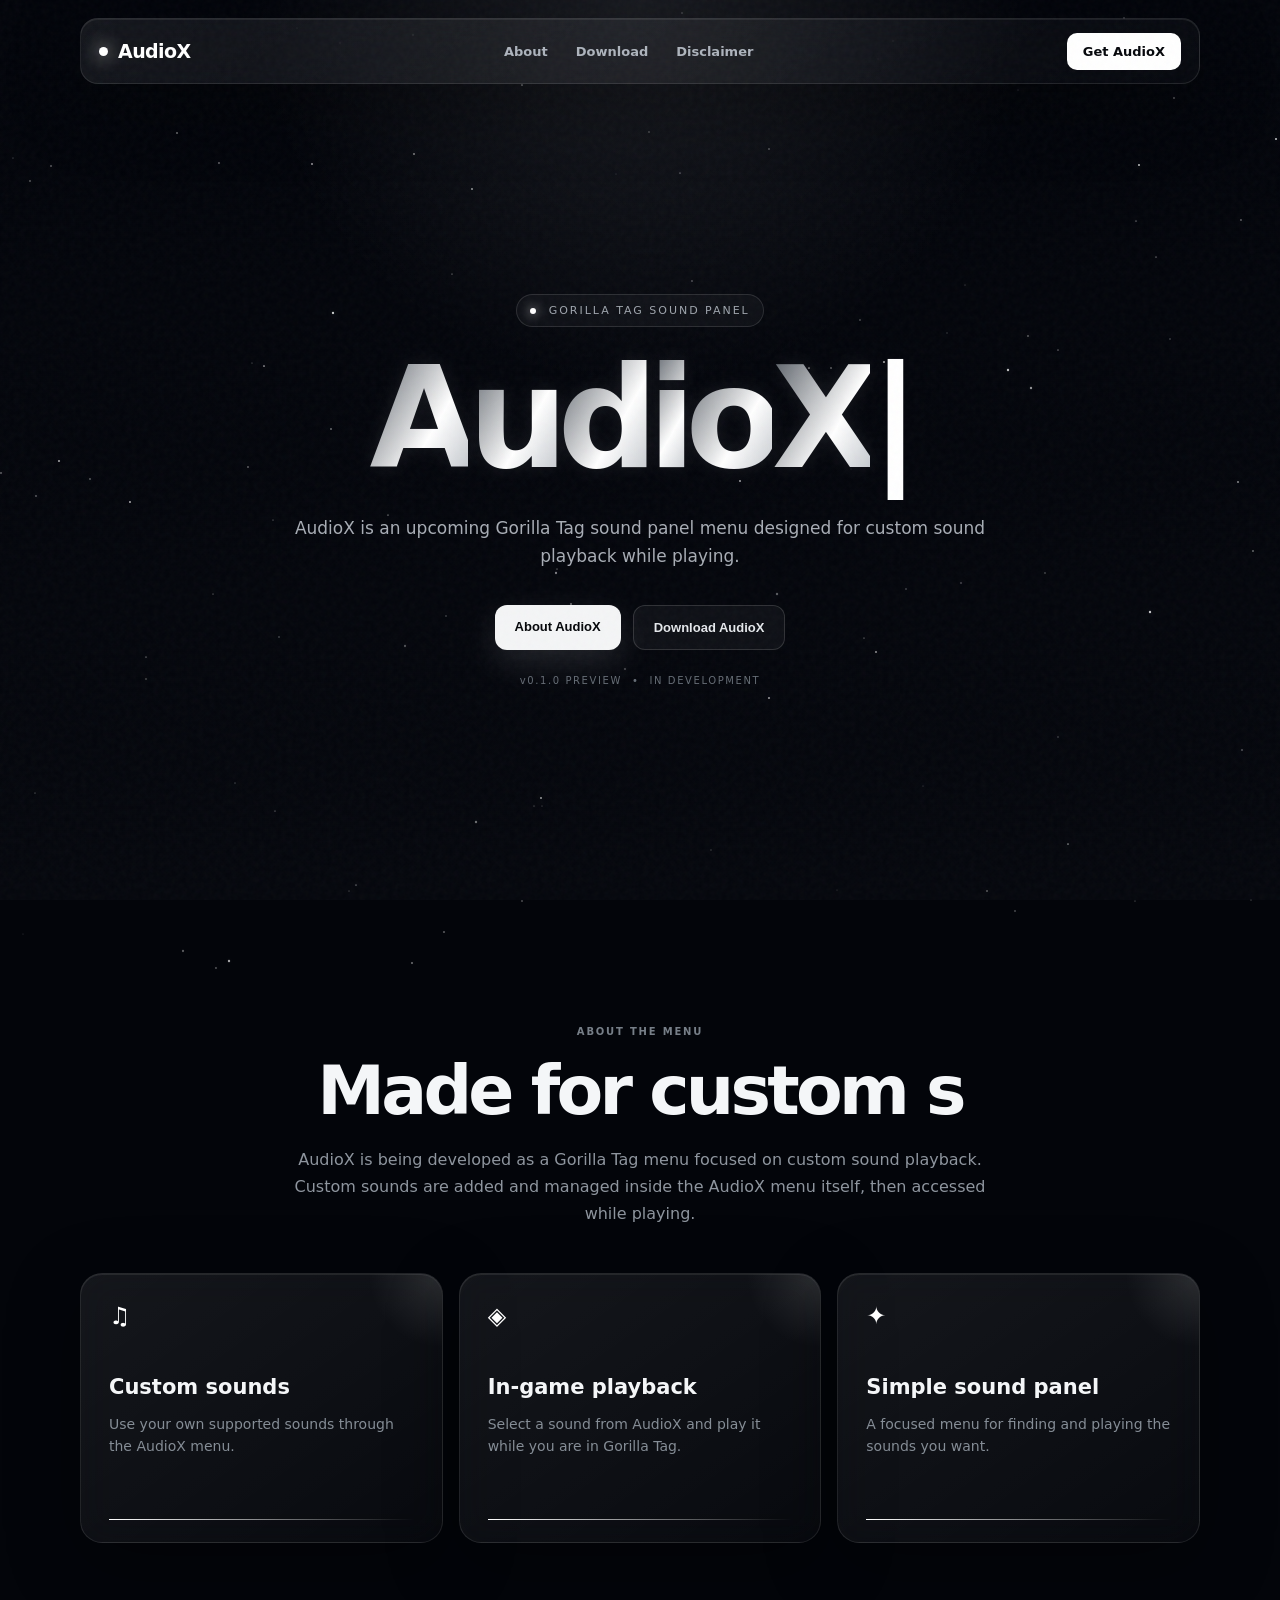
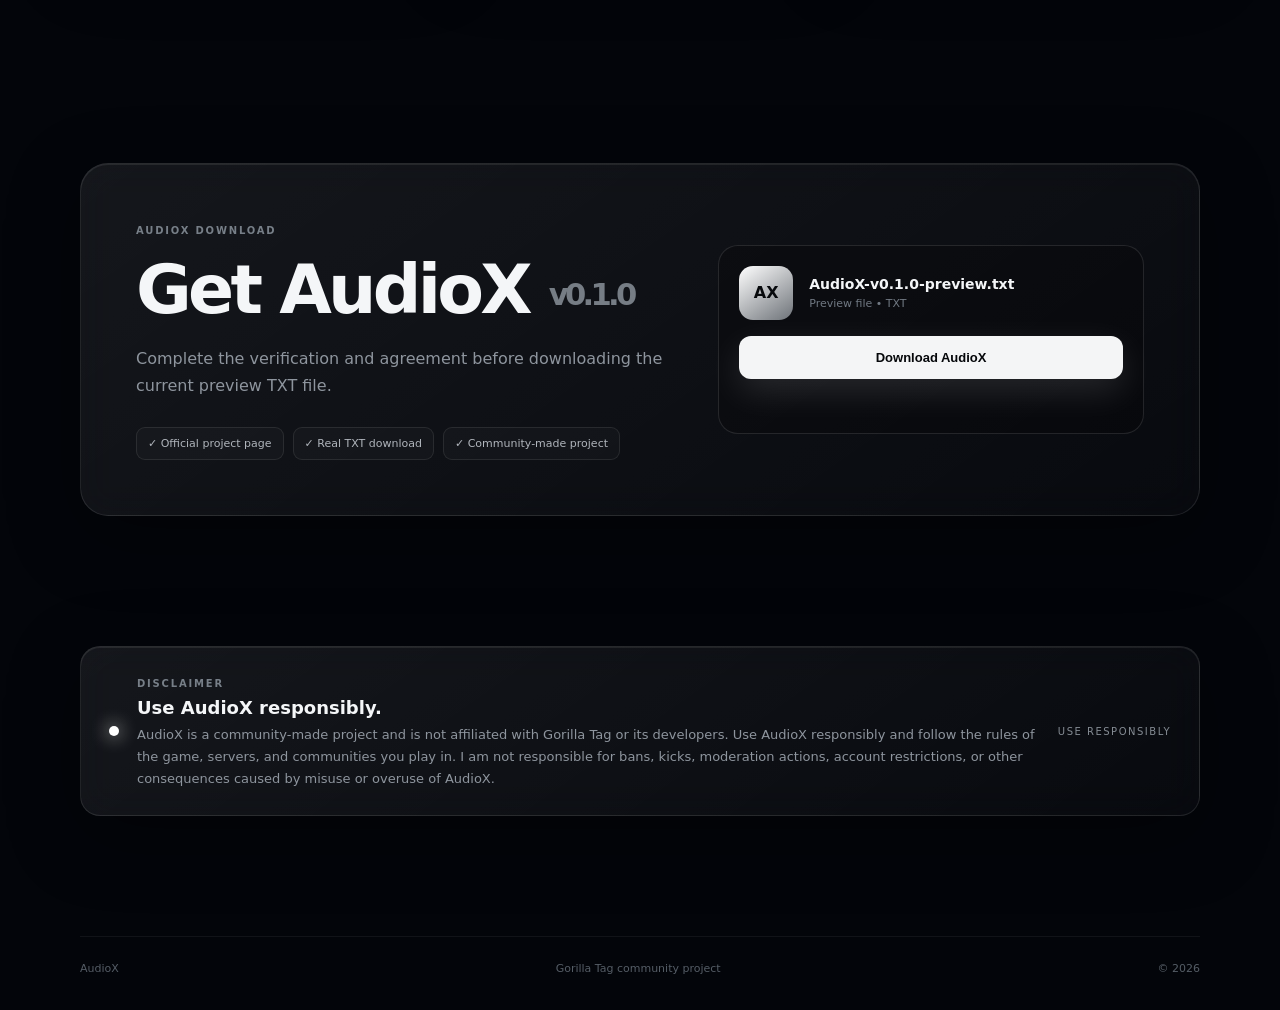
<file: index.html>
<!doctype html>
<html lang="en">
<head>
<meta charset="utf-8"><meta name="viewport" content="width=device-width,initial-scale=1">
<meta name="description" content="AudioX — an upcoming Gorilla Tag sound panel menu.">
<meta name="cache-version" content="audiox-2026-09-10-real-txt-fix2">
<title>AudioX — Gorilla Tag Sound Panel</title>
<link rel="preconnect" href="https://fonts.googleapis.com"><link rel="stylesheet" href="css/style.css?v=audiox-20260910-fix2">
<style>
.download-modal{position:fixed;inset:0;display:none;align-items:center;justify-content:center;background:rgba(0,0,0,.72);backdrop-filter:blur(14px);z-index:1000;padding:20px}.download-modal.show{display:flex}.download-card{width:min(620px,100%);border:1px solid rgba(255,255,255,.14);border-radius:24px;padding:30px;background:rgba(12,12,15,.94);box-shadow:0 30px 100px rgba(0,0,0,.65);animation:pop .28s ease}.download-card h2{margin:0 0 8px}.download-card p{color:#aaa;line-height:1.6}.download-steps{display:grid;gap:12px;margin:22px 0}.download-step{display:flex;gap:14px;align-items:flex-start;padding:15px;border:1px solid rgba(255,255,255,.1);border-radius:15px;background:rgba(255,255,255,.025)}.step-number{width:28px;height:28px;display:grid;place-items:center;border-radius:50%;background:#fff;color:#000;font-weight:800;flex:none}.check-row{display:flex;gap:12px;align-items:flex-start;margin:18px 0;color:#ddd}.check-row input{margin-top:4px;width:18px;height:18px;accent-color:#fff}.modal-actions{display:flex;gap:10px;margin-top:22px}.modal-actions button{flex:1}.disabled-button{opacity:.4;cursor:not-allowed}.captcha-placeholder{padding:18px;border:1px dashed rgba(255,255,255,.2);border-radius:14px;text-align:center;color:#aaa;margin-top:14px}.captcha-placeholder b{color:#fff}.download-progress{height:5px;background:rgba(255,255,255,.1);border-radius:99px;overflow:hidden;margin-top:18px;display:none}.download-progress span{display:block;width:0;height:100%;background:#fff;transition:width 1.2s ease}.tiny-close{background:transparent;border:0;color:#777;cursor:pointer;float:right;font-size:20px}.success{color:#bfffc8!important}@keyframes pop{from{opacity:0;transform:translateY(12px) scale(.97)}to{opacity:1;transform:none}}
</style>
</head>
<body>
<div id="starfield" aria-hidden="true"></div><div class="noise" aria-hidden="true"></div>
<header class="nav glass"><a class="brand" href="#top"><i></i>AudioX</a><nav><a href="#about">About</a><a href="#download">Download</a><a href="#disclaimer">Disclaimer</a></nav><a class="nav-button" href="#download">Get AudioX</a></header>
<main id="top">
<section class="hero reveal"><div class="eyebrow"><b></b> GORILLA TAG SOUND PANEL</div><h1><span id="typed-title"></span><span class="cursor">|</span></h1><p class="hero-copy">AudioX is an upcoming Gorilla Tag sound panel menu designed for custom sound playback while playing.</p><div class="hero-actions"><a class="primary-button magnetic" href="#about">About AudioX</a><a class="secondary-button" href="#download">Download AudioX</a></div><div class="hero-meta"><span>v0.1.0 PREVIEW</span><span>•</span><span>IN DEVELOPMENT</span></div></section>
<section id="about" class="section reveal"><div class="section-heading"><span class="section-kicker">ABOUT THE MENU</span><h2 class="type-on-view" data-text="Made for custom sounds."></h2><p>AudioX is being developed as a Gorilla Tag menu focused on custom sound playback. Custom sounds are added and managed inside the AudioX menu itself, then accessed while playing.</p></div><div class="feature-grid"><article class="feature-card glass tilt-card"><div class="icon">♫</div><h3>Custom sounds</h3><p>Use your own supported sounds through the AudioX menu.</p><span class="card-line"></span></article><article class="feature-card glass tilt-card"><div class="icon">◈</div><h3>In-game playback</h3><p>Select a sound from AudioX and play it while you are in Gorilla Tag.</p><span class="card-line"></span></article><article class="feature-card glass tilt-card"><div class="icon">✦</div><h3>Simple sound panel</h3><p>A focused menu for finding and playing the sounds you want.</p><span class="card-line"></span></article></div></section>
<section id="download" class="download-section reveal"><div class="download-panel glass"><div><span class="section-kicker">AUDIOX DOWNLOAD</span><h2>Get AudioX <em>v0.1.0</em></h2><p>Complete the verification and agreement before downloading the current preview TXT file.</p><div class="checks"><span>✓ Official project page</span><span>✓ Real TXT download</span><span>✓ Community-made project</span></div></div><div class="download-box"><div class="file-icon">AX</div><div class="file-info"><strong>AudioX-v0.1.0-preview.txt</strong><span>Preview file • TXT</span></div><button id="start-download" class="primary-button download-button" type="button">Download AudioX</button><div id="download-status" role="status" aria-live="polite"></div></div></div></section>
<section id="disclaimer" class="status-section reveal"><div class="status-card glass disclaimer"><div class="status-light"></div><div><span class="section-kicker">DISCLAIMER</span><h3>Use AudioX responsibly.</h3><p>AudioX is a community-made project and is not affiliated with Gorilla Tag or its developers. Use AudioX responsibly and follow the rules of the game, servers, and communities you play in. I am not responsible for bans, kicks, moderation actions, account restrictions, or other consequences caused by misuse or overuse of AudioX.</p></div><span class="status-label">USE RESPONSIBLY</span></div></section>
</main><footer><span>AudioX</span><span>Gorilla Tag community project</span><span>© 2026</span></footer>
<div id="download-modal" class="download-modal" aria-hidden="true"><div class="download-card"><button class="tiny-close" id="close-modal" type="button">×</button><span class="section-kicker">DOWNLOAD VERIFICATION</span><h2>Before you download AudioX</h2><p>Please complete the CAPTCHA verification to verify you're not a bot, then agree to the project terms.</p><div class="download-steps"><div class="download-step"><span class="step-number">1</span><div><strong>Verify you're not a bot</strong><div class="captcha-placeholder"><b>CAPTCHA PLACEHOLDER</b><br>This is a visual placeholder for now. A real CAPTCHA service can be connected before release.</div></div></div><div class="download-step"><span class="step-number">2</span><div><strong>Review the agreement</strong><div class="check-row"><input id="terms-check" type="checkbox"><label for="terms-check">I understand that AudioX is a community-made project, is <strong>not affiliated with Gorilla Tag or any of its team</strong>, and I am responsible for how I use it. I understand that misuse may result in bans, kicks, moderation actions, account restrictions, or other consequences, and I agree not to hold the AudioX creator responsible for those consequences.</label></div></div></div></div><div class="modal-actions"><button id="cancel-download" class="secondary-button" type="button">Cancel</button><button id="continue-download" class="primary-button disabled-button" type="button" disabled>Continue to download</button></div><div id="download-progress" class="download-progress"><span></span></div></div></div>
<script src="animations/effects.js?v=audiox-20260910-fix2"></script><script src="js/main.js?v=audiox-20260910-fix2"></script>
<script>
(function(){
const start=document.getElementById('start-download');
const modal=document.getElementById('download-modal');
const close=document.getElementById('close-modal');
const cancel=document.getElementById('cancel-download');
const terms=document.getElementById('terms-check');
const continueBtn=document.getElementById('continue-download');
const downloadStatus=document.getElementById('download-status');
const progress=document.getElementById('download-progress');
const bar=progress.querySelector('span');
function openModal(){modal.classList.add('show');modal.setAttribute('aria-hidden','false');terms.checked=false;continueBtn.disabled=true;continueBtn.classList.add('disabled-button');progress.style.display='none';bar.style.width='0';downloadStatus.textContent='';downloadStatus.classList.remove('success')}
function hideModal(){modal.classList.remove('show');modal.setAttribute('aria-hidden','true')}
start.addEventListener('click',openModal);
close.addEventListener('click',hideModal);
cancel.addEventListener('click',hideModal);
modal.addEventListener('click',function(e){if(e.target===modal)hideModal()});
terms.addEventListener('change',function(){continueBtn.disabled=!terms.checked;continueBtn.classList.toggle('disabled-button',!terms.checked)});
continueBtn.addEventListener('click',function(){if(!terms.checked)return;continueBtn.disabled=true;downloadStatus.textContent='Preparing download…';progress.style.display='block';setTimeout(function(){bar.style.width='100%'},40);setTimeout(function(){const a=document.createElement('a');a.href='./downloads/AudioX-v0.1.0-preview.txt';a.download='AudioX-v0.1.0-preview.txt';document.body.appendChild(a);a.click();a.remove();downloadStatus.textContent='✓ Download started';downloadStatus.classList.add('success');setTimeout(hideModal,900)},1300)});
})();
</script>
</body></html>
</file>
<file: css/style.css>
*{box-sizing:border-box}html{scroll-behavior:smooth}body{margin:0;background:#03050a;color:#f4f6f8;font-family:Inter,system-ui,sans-serif;overflow-x:hidden}body:before{content:"";position:fixed;inset:0;background:radial-gradient(circle at 50% 0%,rgba(255,255,255,.09),transparent 35%),linear-gradient(#02040a,#05070d);z-index:-5}.noise{position:fixed;inset:0;pointer-events:none;opacity:.035;z-index:20;background-image:url("data:image/svg+xml,%3Csvg viewBox='0 0 180 180' xmlns='http://www.w3.org/2000/svg'%3E%3Cfilter id='n'%3E%3CfeTurbulence type='fractalNoise' baseFrequency='.9' numOctaves='3' stitchTiles='stitch'/%3E%3C/filter%3E%3Crect width='100%25' height='100%25' filter='url(%23n)'/%3E%3C/svg%3E")}.glass{background:linear-gradient(145deg,rgba(255,255,255,.075),rgba(255,255,255,.025));border:1px solid rgba(255,255,255,.1);box-shadow:0 20px 70px rgba(0,0,0,.35),inset 0 1px rgba(255,255,255,.08);backdrop-filter:blur(18px);transition:border-color .35s,box-shadow .35s}.glass:hover{border-color:rgba(255,255,255,.18);box-shadow:0 25px 90px rgba(0,0,0,.45),inset 0 1px rgba(255,255,255,.1)}#starfield{position:fixed;inset:-8%;z-index:-4;overflow:hidden;transition:transform .45s cubic-bezier(.2,.8,.2,1)}.star{position:absolute;width:2px;height:2px;border-radius:50%;background:#fff;opacity:var(--o);box-shadow:0 0 8px rgba(255,255,255,.55);animation:drift var(--d) linear infinite alternate,twinkle var(--t) ease-in-out infinite}@keyframes drift{to{transform:translate3d(var(--x),var(--y),0)}}@keyframes twinkle{50%{opacity:.18;transform:scale(.55)}}.nav{position:fixed;top:18px;left:50%;transform:translateX(-50%);width:min(1120px,calc(100% - 32px));height:66px;padding:0 18px;display:flex;align-items:center;justify-content:space-between;border-radius:18px;z-index:10;animation:navIn 1s ease both}@keyframes navIn{from{opacity:0;transform:translate(-50%,-18px)}to{opacity:1;transform:translate(-50%,0)}}.brand{font-weight:800;letter-spacing:-.03em;font-size:19px;color:#fff;text-decoration:none;display:flex;align-items:center;gap:10px}.brand i{width:9px;height:9px;border-radius:50%;background:#fff;box-shadow:0 0 18px #fff;animation:brandPulse 2s ease-in-out infinite}@keyframes brandPulse{50%{transform:scale(1.5);box-shadow:0 0 30px #fff}}.nav nav{display:flex;gap:28px}.nav nav a,.nav-button{color:#aeb4bd;text-decoration:none;font-size:13px;font-weight:600;transition:.25s}.nav nav a:hover{color:#fff;transform:translateY(-2px)}.nav-button{color:#05070b;background:#fff;padding:11px 16px;border-radius:10px}.nav-button:hover{transform:translateY(-2px);box-shadow:0 8px 30px rgba(255,255,255,.2)}.hero{min-height:900px;width:min(1120px,calc(100% - 32px));margin:auto;display:flex;flex-direction:column;justify-content:center;align-items:center;text-align:center;padding-top:80px}.eyebrow{font-size:11px;letter-spacing:.18em;color:#9fa5ad;border:1px solid rgba(255,255,255,.12);padding:9px 13px;border-radius:99px;background:rgba(255,255,255,.035);animation:floatBadge 4s ease-in-out infinite}@keyframes floatBadge{50%{transform:translateY(-5px);box-shadow:0 10px 40px rgba(255,255,255,.05)}}.eyebrow b{display:inline-block;width:6px;height:6px;border-radius:50%;background:#fff;box-shadow:0 0 12px #fff;margin-right:7px;animation:blink 1.5s infinite}@keyframes blink{50%{opacity:.25}}h1{margin:28px 0 18px;font-size:clamp(62px,11vw,148px);line-height:.9;letter-spacing:-.075em;font-weight:800;color:#fff;min-height:1em}.title-letter,.title-static{display:inline-block;background:linear-gradient(120deg,#555b63 0%,#fff 25%,#9da4ad 48%,#fff 70%,#5f666e 100%);background-size:250% 250%;background-clip:text;-webkit-background-clip:text;color:transparent;animation:letterShine 3s ease-in-out infinite,letterFloat 3.5s ease-in-out infinite;filter:drop-shadow(0 0 10px rgba(255,255,255,.08))}@keyframes letterShine{0%{background-position:0% 50%}50%{background-position:100% 50%}100%{background-position:0% 50%}}@keyframes letterFloat{50%{transform:translateY(-4px)}}.cursor{color:#fff;animation:cursor .8s steps(1) infinite}@keyframes cursor{50%{opacity:0}}.hero-copy{max-width:700px;color:#a8adb5;font-size:17px;line-height:1.7;margin:0;animation:fadeUp 1s .8s both}@keyframes fadeUp{from{opacity:0;transform:translateY(18px)}to{opacity:1;transform:none}}.hero-actions{display:flex;gap:12px;margin-top:34px;animation:fadeUp 1s 1s both}.primary-button,.secondary-button{border:0;text-decoration:none;font:700 13px Inter,sans-serif;border-radius:12px;padding:14px 20px;cursor:pointer;transition:transform .25s,box-shadow .25s}.primary-button{background:#f4f5f6;color:#05070a;box-shadow:0 12px 35px rgba(255,255,255,.12)}.primary-button:hover{transform:translateY(-3px) scale(1.02);box-shadow:0 18px 50px rgba(255,255,255,.2)}.secondary-button{border:1px solid rgba(255,255,255,.14);background:rgba(255,255,255,.045);color:#e5e8ec}.secondary-button:hover{transform:translateY(-3px);border-color:rgba(255,255,255,.3)}.hero-meta{display:flex;gap:10px;margin-top:25px;color:#656c75;font-size:10px;letter-spacing:.16em;animation:fadeUp 1s 1.15s both}.section{width:min(1120px,calc(100% - 32px));margin:0 auto;padding:120px 0}.section-heading{text-align:center;max-width:700px;margin:auto}.section-kicker{font-size:10px;letter-spacing:.18em;color:#777f88;font-weight:700}.section h2,.download-panel h2{font-size:clamp(38px,6vw,68px);letter-spacing:-.055em;margin:12px 0}.type-on-view{min-height:1.15em}.section-heading p,.download-panel p,.status-card p{color:#8e959e;line-height:1.7}.feature-grid{display:grid;grid-template-columns:repeat(3,1fr);gap:16px;margin-top:45px}.feature-card{min-height:270px;border-radius:22px;padding:28px;position:relative;overflow:hidden;transition:transform .2s,border-color .2s}.feature-card:hover{border-color:rgba(255,255,255,.25)}.feature-card:after{content:"";position:absolute;width:160px;height:160px;right:-80px;top:-80px;background:radial-gradient(circle,rgba(255,255,255,.12),transparent 65%);animation:orbMove 5s ease-in-out infinite}@keyframes orbMove{50%{transform:translate(-25px,25px);opacity:.6}}.icon{font-size:24px;color:#fff;margin-bottom:45px;animation:iconFloat 3s ease-in-out infinite}@keyframes iconFloat{50%{transform:translateY(-5px) rotate(3deg)}}.feature-card h3{font-size:21px;margin:0 0 10px}.feature-card p{font-size:14px;color:#858d96;line-height:1.6}.card-line{position:absolute;left:28px;right:28px;bottom:22px;height:1px;background:linear-gradient(90deg,#fff,transparent);animation:lineGlow 2.5s ease-in-out infinite}@keyframes lineGlow{50%{opacity:.35;transform:scaleX(.7);transform-origin:left}}.download-section{width:min(1120px,calc(100% - 32px));margin:auto;padding:100px 0}.download-panel{border-radius:28px;padding:55px;display:grid;grid-template-columns:1fr .8fr;gap:50px;align-items:center}.download-panel h2 em{font-style:normal;color:#767d85;font-size:.45em;vertical-align:middle}.checks{display:flex;flex-wrap:wrap;gap:9px;margin-top:28px}.checks span{font-size:11px;color:#b0b5bc;padding:9px 11px;border:1px solid rgba(255,255,255,.09);border-radius:9px;background:rgba(255,255,255,.025);transition:.25s}.checks span:hover{transform:translateY(-3px);border-color:rgba(255,255,255,.2)}.download-box{border:1px solid rgba(255,255,255,.11);border-radius:20px;padding:20px;display:grid;grid-template-columns:auto 1fr;gap:16px;align-items:center;background:rgba(0,0,0,.18);animation:boxPulse 4s ease-in-out infinite}@keyframes boxPulse{50%{box-shadow:0 0 45px rgba(255,255,255,.04)}}.file-icon{width:54px;height:54px;border-radius:14px;display:grid;place-items:center;font-weight:800;background:linear-gradient(145deg,#fff,#6e7379);color:#07090c;animation:iconFloat 3s ease-in-out infinite}.file-info{display:flex;flex-direction:column;gap:5px}.file-info strong{font-size:14px}.file-info span{font-size:11px;color:#717983}.download-button{grid-column:1/-1;width:100%}#download-status{grid-column:1/-1;min-height:18px;text-align:center;font-size:11px;color:#aeb4bc}.status-section{width:min(1120px,calc(100% - 32px));margin:auto;padding:30px 0 120px}.status-card{border-radius:20px;padding:25px 28px;display:grid;grid-template-columns:auto 1fr auto;gap:18px;align-items:center}.status-light{width:10px;height:10px;border-radius:50%;background:#fff;box-shadow:0 0 18px #fff;animation:blink 1.6s infinite}.status-card h3{margin:6px 0;font-size:18px}.status-card p{margin:0;font-size:13px}.status-label{font-size:10px;letter-spacing:.15em;color:#858c94}footer{width:min(1120px,calc(100% - 32px));margin:auto;padding:25px 0 35px;display:flex;justify-content:space-between;color:#555d66;font-size:11px;border-top:1px solid rgba(255,255,255,.06)}.reveal{opacity:0;transform:translateY(45px) scale(.98);filter:blur(4px);transition:opacity 1s ease,transform 1s cubic-bezier(.2,.8,.2,1),filter 1s ease}.reveal.visible{opacity:1;transform:none;filter:none}.verify-section{width:min(780px,calc(100% - 32px));margin:auto;padding:20px 0 130px}.verify-card{border-radius:28px;padding:42px;text-align:center}.verify-card h2{font-size:clamp(30px,5vw,52px);letter-spacing:-.05em;margin:12px 0}.verify-card p{color:#8e959e;line-height:1.7}.captcha-box{margin:30px auto 0;max-width:430px;min-height:86px;padding:16px 18px;border:1px solid rgba(255,255,255,.12);border-radius:14px;background:rgba(0,0,0,.22);display:flex;align-items:center;justify-content:space-between;text-align:left;box-shadow:0 12px 40px rgba(0,0,0,.22)}.captcha-check{appearance:none;border:0;background:none;color:#f3f5f7;display:flex;align-items:center;gap:13px;font:600 14px Inter,sans-serif;cursor:pointer;padding:8px}.captcha-square{width:28px;height:28px;border:2px solid #69717a;border-radius:5px;display:block;transition:.25s;position:relative}.captcha-check:hover .captcha-square{border-color:#fff}.captcha-check.verified .captcha-square{background:#fff;border-color:#fff}.captcha-check.verified .captcha-square:after{content:'✓';position:absolute;color:#05070b;font-weight:900;left:5px;top:1px;font-size:19px}.captcha-mark{font-size:10px;line-height:1.2;text-align:center;color:#737b84;letter-spacing:.08em}.captcha-mark small{font-size:8px}.captcha-challenge{max-width:430px;margin:14px auto 0;padding:20px;border-radius:16px;border:1px solid rgba(255,255,255,.1);background:rgba(255,255,255,.025);animation:challengeIn .5s ease both}.captcha-challenge p{margin:7px 0 15px;font-size:13px}.challenge-options{display:flex;justify-content:center;gap:10px}.challenge-options button{width:52px;height:42px;border:1px solid rgba(255,255,255,.12);border-radius:10px;background:rgba(255,255,255,.04);color:#fff;font-size:19px;cursor:pointer;transition:.2s}.challenge-options button:hover{transform:translateY(-3px);border-color:#fff;background:rgba(255,255,255,.1)}.verified-message{margin:18px auto 0;color:#dce0e5;font-weight:700;font-size:13px;animation:fadeUp .5s both}@keyframes challengeIn{from{opacity:0;transform:translateY(10px) scale(.98)}to{opacity:1;transform:none}}@media(max-width:800px){.nav nav{display:none}.hero{min-height:760px}.feature-grid,.download-panel{grid-template-columns:1fr}.download-panel{padding:30px}.status-card{grid-template-columns:auto 1fr}.status-label{grid-column:2}.hero-actions{flex-direction:column;width:min(300px,100%)}footer{flex-direction:column;gap:8px}.verify-card{padding:28px 18px}.captcha-box{align-items:flex-start}.challenge-options{flex-wrap:wrap}}@media(prefers-reduced-motion:reduce){*,*:before,*:after{animation-duration:.01ms!important;animation-iteration-count:1!important;scroll-behavior:auto!important;transition-duration:.01ms!important}}
</file>
